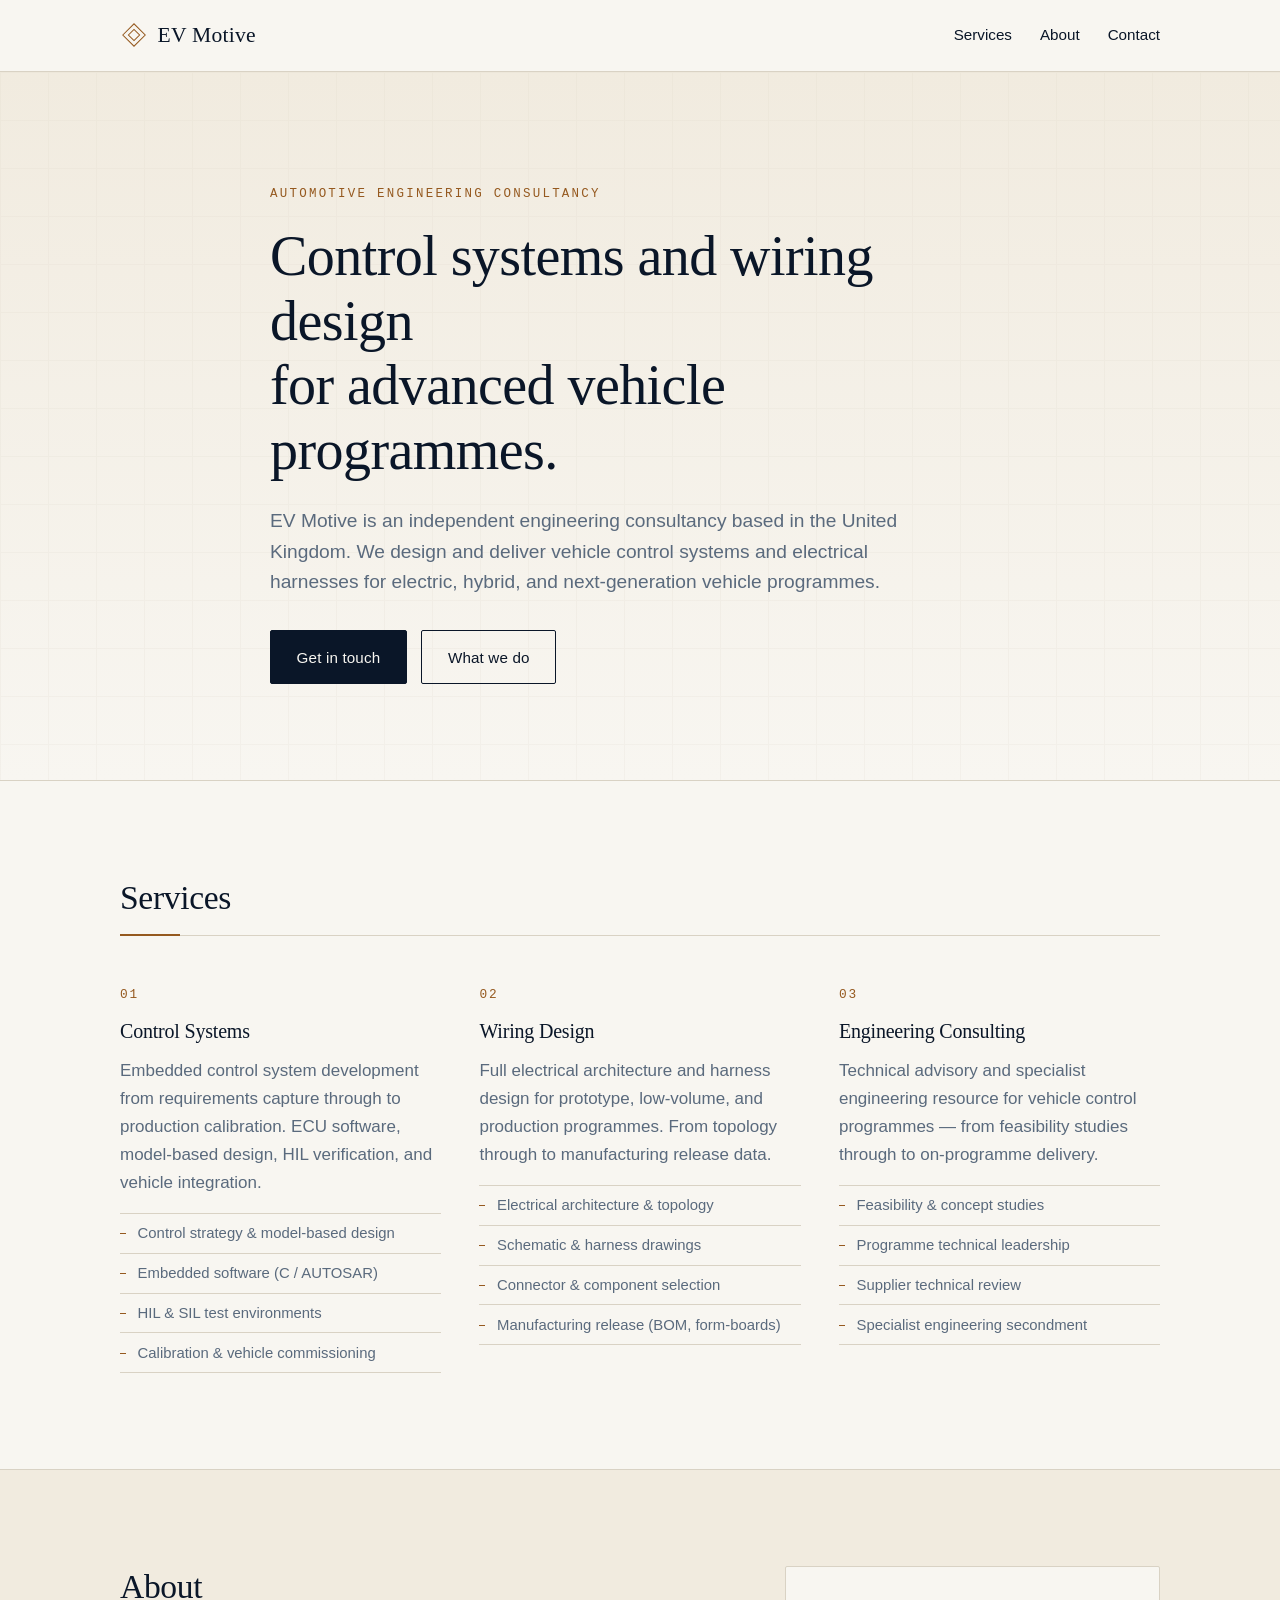
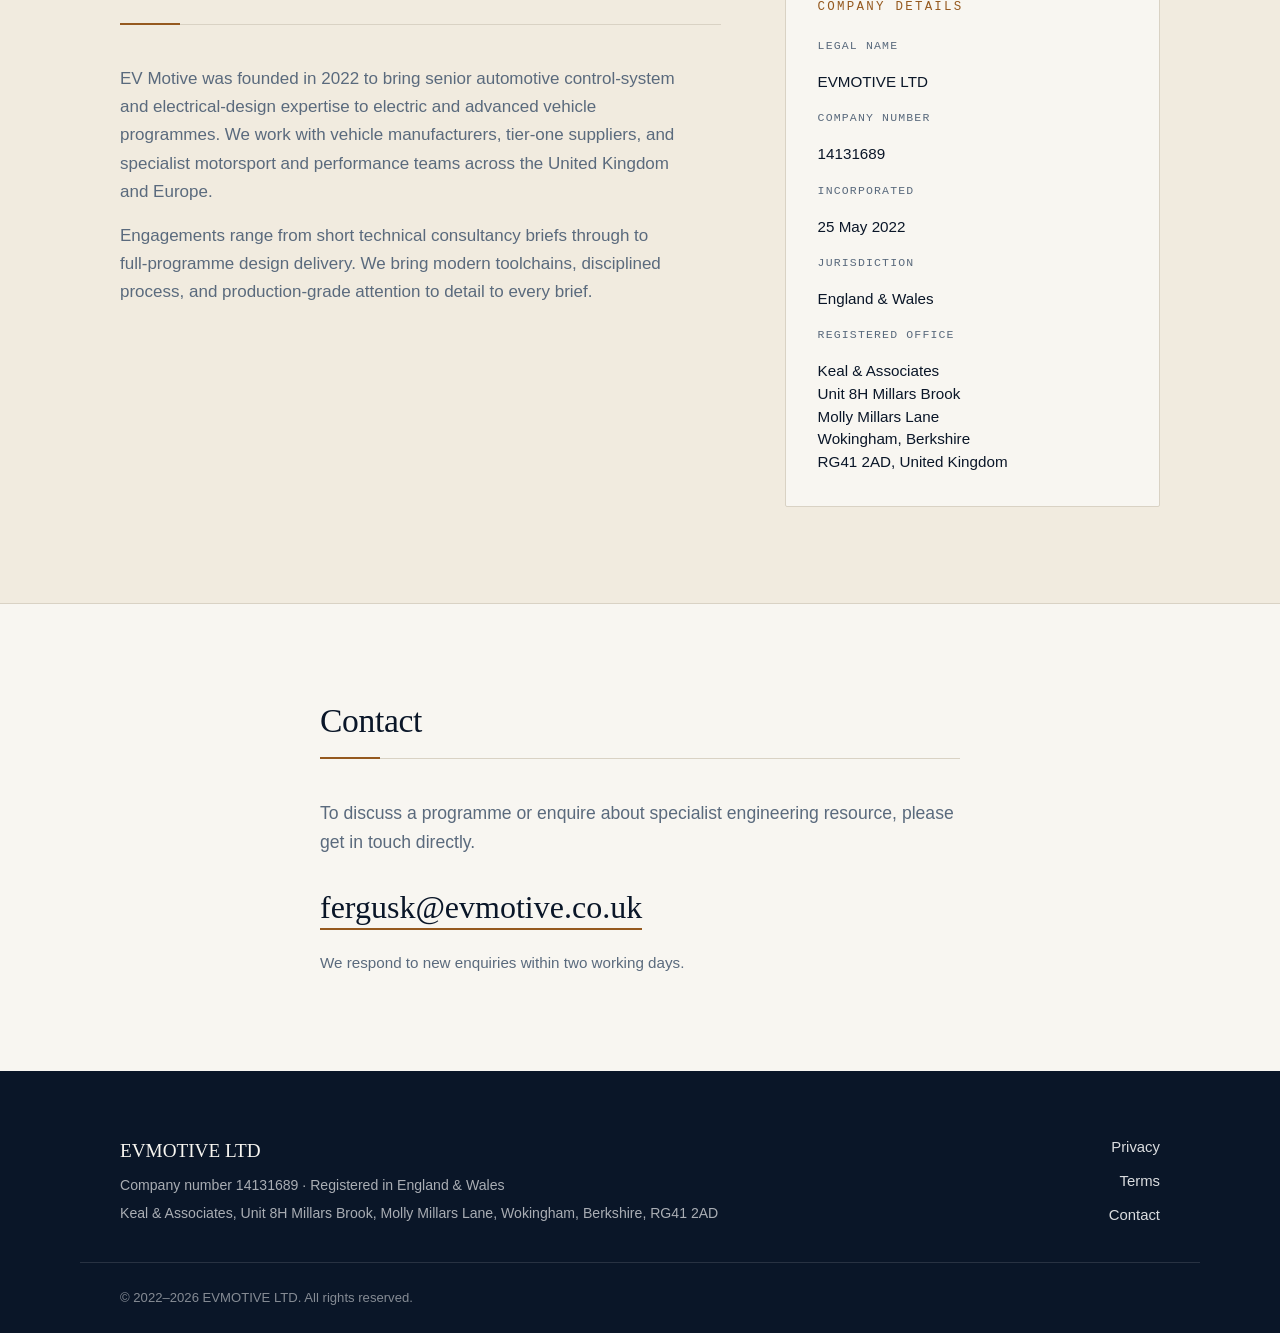
<file: index.html>
<!DOCTYPE html>
<html lang="en">
<head>
<meta charset="UTF-8">
<meta name="viewport" content="width=device-width, initial-scale=1.0">
<title>EV Motive — Automotive Control Systems &amp; Wiring Design</title>
<meta name="description" content="EV Motive is an independent automotive engineering consultancy specialising in vehicle control systems and wiring harness design for electric and advanced vehicle programmes.">
<meta name="author" content="EVMOTIVE LTD">
<meta property="og:title" content="EV Motive — Automotive Control Systems &amp; Wiring Design">
<meta property="og:description" content="Engineering services for electric and advanced vehicle programmes. Control systems, embedded software, and wiring harness design.">
<meta property="og:type" content="website">
<meta property="og:url" content="https://evmotive.co.uk/">
<meta name="theme-color" content="#0a1628">
<link rel="canonical" href="https://evmotive.co.uk/">
<link rel="icon" type="image/svg+xml" href="/favicon.svg">
<link rel="stylesheet" href="/styles.css">
</head>
<body>

<header class="site-header">
  <div class="container header-inner">
    <a class="wordmark" href="/" aria-label="EV Motive home">
      <svg class="mark" width="28" height="28" viewBox="0 0 40 40" aria-hidden="true">
        <path d="M4 20 L20 4 L36 20 L20 36 Z" fill="none" stroke="currentColor" stroke-width="1.5"/>
        <path d="M12 20 L20 12 L28 20 L20 28 Z" fill="none" stroke="currentColor" stroke-width="1.5"/>
      </svg>
      <span class="wordmark-text">EV Motive</span>
    </a>
    <nav aria-label="Primary" class="site-nav">
      <a href="#services">Services</a>
      <a href="#about">About</a>
      <a href="#contact">Contact</a>
    </nav>
  </div>
</header>

<main>

<section class="hero">
  <div class="container hero-inner">
    <p class="eyebrow">Automotive engineering consultancy</p>
    <h1>Control systems and wiring design<br>for advanced vehicle programmes.</h1>
    <p class="lede">EV Motive is an independent engineering consultancy based in the United Kingdom. We design and deliver vehicle control systems and electrical harnesses for electric, hybrid, and next&#8209;generation vehicle programmes.</p>
    <div class="cta-row">
      <a class="btn btn-primary" href="#contact">Get in touch</a>
      <a class="btn btn-ghost" href="#services">What we do</a>
    </div>
  </div>
</section>

<section id="services" class="services">
  <div class="container">
    <h2 class="section-title">Services</h2>
    <div class="service-grid">

      <article class="service">
        <div class="service-num">01</div>
        <h3>Control Systems</h3>
        <p>Embedded control system development from requirements capture through to production calibration. ECU software, model&#8209;based design, HIL verification, and vehicle integration.</p>
        <ul class="service-list">
          <li>Control strategy &amp; model&#8209;based design</li>
          <li>Embedded software (C / AUTOSAR)</li>
          <li>HIL &amp; SIL test environments</li>
          <li>Calibration &amp; vehicle commissioning</li>
        </ul>
      </article>

      <article class="service">
        <div class="service-num">02</div>
        <h3>Wiring Design</h3>
        <p>Full electrical architecture and harness design for prototype, low&#8209;volume, and production programmes. From topology through to manufacturing release data.</p>
        <ul class="service-list">
          <li>Electrical architecture &amp; topology</li>
          <li>Schematic &amp; harness drawings</li>
          <li>Connector &amp; component selection</li>
          <li>Manufacturing release (BOM, form&#8209;boards)</li>
        </ul>
      </article>

      <article class="service">
        <div class="service-num">03</div>
        <h3>Engineering Consulting</h3>
        <p>Technical advisory and specialist engineering resource for vehicle control programmes — from feasibility studies through to on&#8209;programme delivery.</p>
        <ul class="service-list">
          <li>Feasibility &amp; concept studies</li>
          <li>Programme technical leadership</li>
          <li>Supplier technical review</li>
          <li>Specialist engineering secondment</li>
        </ul>
      </article>

    </div>
  </div>
</section>

<section id="about" class="about">
  <div class="container about-inner">
    <div>
      <h2 class="section-title">About</h2>
      <p>EV Motive was founded in 2022 to bring senior automotive control&#8209;system and electrical&#8209;design expertise to electric and advanced vehicle programmes. We work with vehicle manufacturers, tier&#8209;one suppliers, and specialist motorsport and performance teams across the United Kingdom and Europe.</p>
      <p>Engagements range from short technical consultancy briefs through to full&#8209;programme design delivery. We bring modern toolchains, disciplined process, and production&#8209;grade attention to detail to every brief.</p>
    </div>
    <aside class="company-details" aria-label="Company details">
      <h3>Company details</h3>
      <dl>
        <dt>Legal name</dt><dd>EVMOTIVE LTD</dd>
        <dt>Company number</dt><dd>14131689</dd>
        <dt>Incorporated</dt><dd>25 May 2022</dd>
        <dt>Jurisdiction</dt><dd>England &amp; Wales</dd>
        <dt>Registered office</dt>
        <dd>Keal &amp; Associates<br>Unit 8H Millars Brook<br>Molly Millars Lane<br>Wokingham, Berkshire<br>RG41 2AD, United Kingdom</dd>
      </dl>
    </aside>
  </div>
</section>

<section id="contact" class="contact">
  <div class="container contact-inner">
    <h2 class="section-title">Contact</h2>
    <p class="contact-lead">To discuss a programme or enquire about specialist engineering resource, please get in touch directly.</p>
    <p class="contact-email">
      <a href="mailto:fergusk@evmotive.co.uk">fergusk@evmotive.co.uk</a>
    </p>
    <p class="contact-note">We respond to new enquiries within two working days.</p>
  </div>
</section>

</main>

<footer class="site-footer">
  <div class="container footer-inner">
    <div class="footer-left">
      <p class="footer-brand">EVMOTIVE LTD</p>
      <p class="footer-meta">Company number 14131689 · Registered in England &amp; Wales</p>
      <p class="footer-meta">Keal &amp; Associates, Unit 8H Millars Brook, Molly Millars Lane, Wokingham, Berkshire, RG41 2AD</p>
    </div>
    <nav class="footer-nav" aria-label="Footer">
      <a href="/privacy.html">Privacy</a>
      <a href="/terms.html">Terms</a>
      <a href="mailto:fergusk@evmotive.co.uk">Contact</a>
    </nav>
  </div>
  <div class="container footer-bottom">
    <p>&copy; 2022&ndash;<span id="year">2026</span> EVMOTIVE LTD. All rights reserved.</p>
  </div>
</footer>

<script>document.getElementById('year').textContent=new Date().getFullYear();</script>
</body>
</html>
</file>
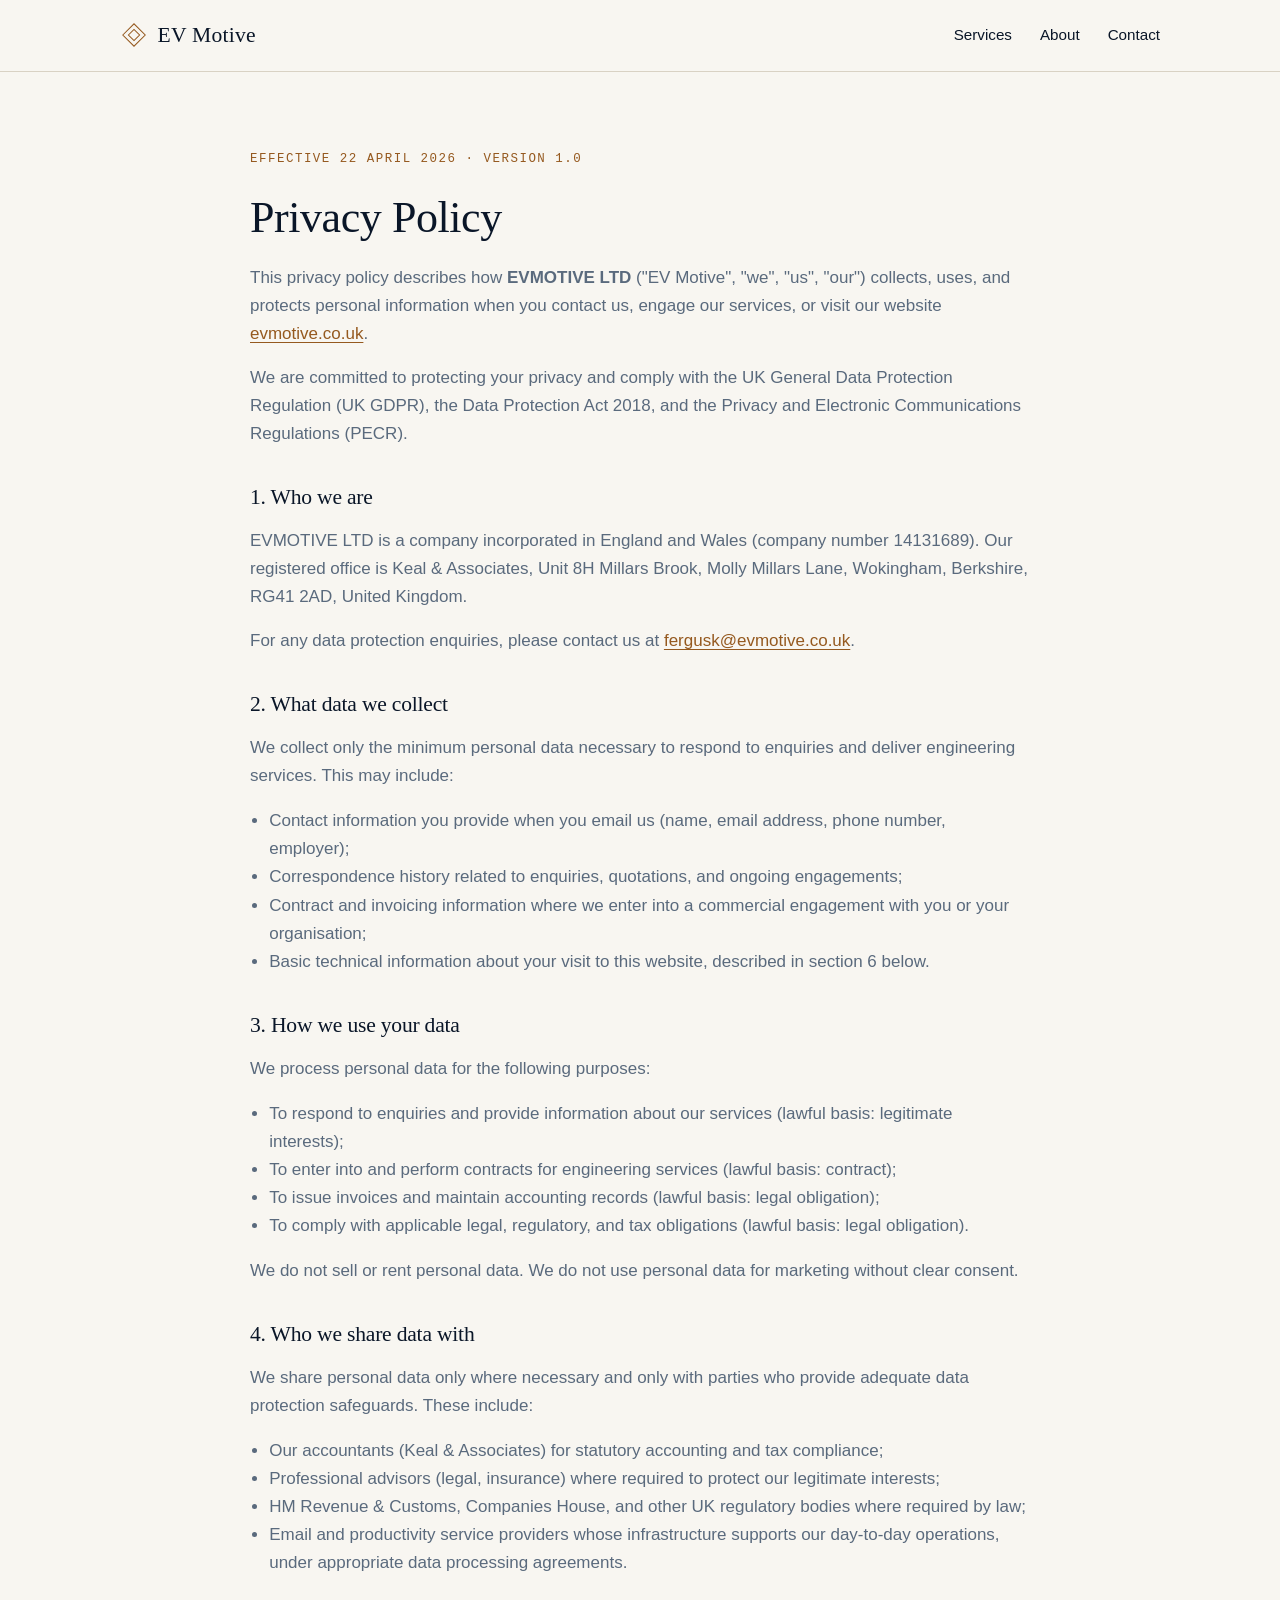
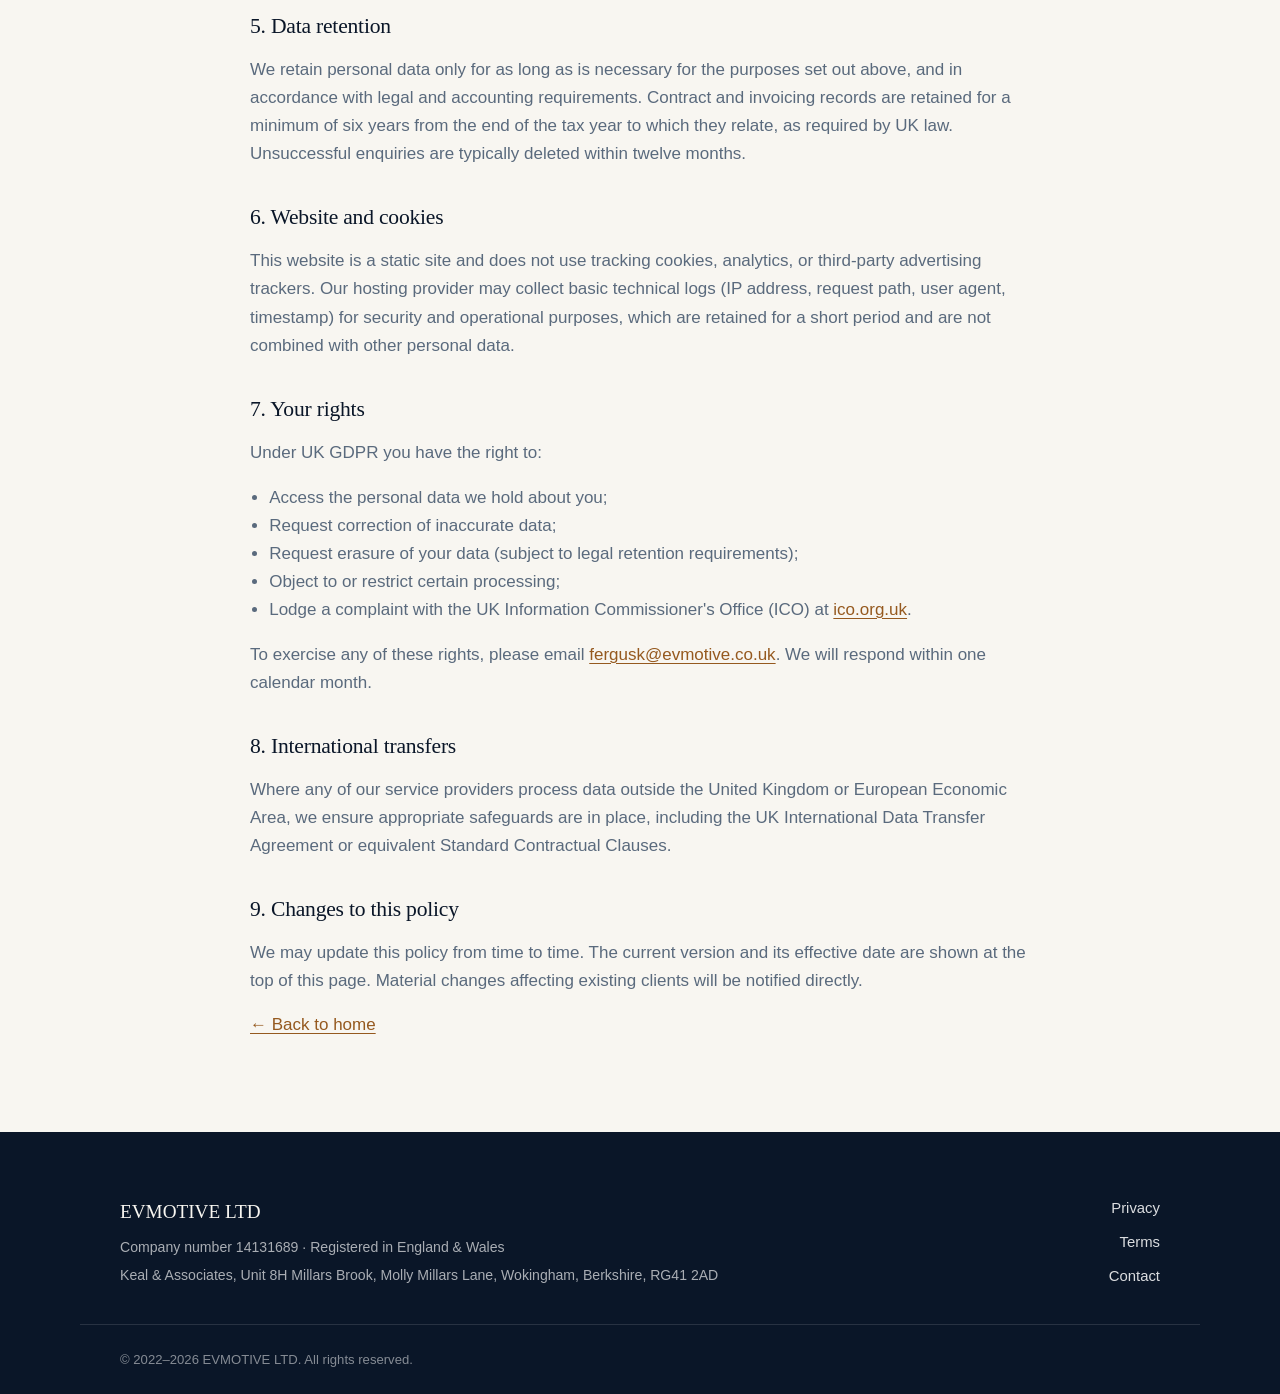
<file: privacy.html>
<!DOCTYPE html>
<html lang="en">
<head>
<meta charset="UTF-8">
<meta name="viewport" content="width=device-width, initial-scale=1.0">
<title>Privacy Policy — EV Motive</title>
<meta name="description" content="Privacy policy for EVMOTIVE LTD — how we handle personal data under UK GDPR.">
<meta name="robots" content="index,follow">
<link rel="canonical" href="https://evmotive.co.uk/privacy.html">
<link rel="icon" type="image/svg+xml" href="/favicon.svg">
<link rel="stylesheet" href="/styles.css">
</head>
<body>

<header class="site-header">
  <div class="container header-inner">
    <a class="wordmark" href="/" aria-label="EV Motive home">
      <svg class="mark" width="28" height="28" viewBox="0 0 40 40" aria-hidden="true">
        <path d="M4 20 L20 4 L36 20 L20 36 Z" fill="none" stroke="currentColor" stroke-width="1.5"/>
        <path d="M12 20 L20 12 L28 20 L20 28 Z" fill="none" stroke="currentColor" stroke-width="1.5"/>
      </svg>
      <span class="wordmark-text">EV Motive</span>
    </a>
    <nav aria-label="Primary" class="site-nav">
      <a href="/#services">Services</a>
      <a href="/#about">About</a>
      <a href="/#contact">Contact</a>
    </nav>
  </div>
</header>

<main class="container">
<article class="legal">
  <p class="legal-meta">Effective 22 April 2026 · Version 1.0</p>
  <h1>Privacy Policy</h1>

  <p>This privacy policy describes how <strong>EVMOTIVE LTD</strong> ("EV Motive", "we", "us", "our") collects, uses, and protects personal information when you contact us, engage our services, or visit our website <a href="https://evmotive.co.uk/">evmotive.co.uk</a>.</p>
  <p>We are committed to protecting your privacy and comply with the UK General Data Protection Regulation (UK GDPR), the Data Protection Act 2018, and the Privacy and Electronic Communications Regulations (PECR).</p>

  <h2>1. Who we are</h2>
  <p>EVMOTIVE LTD is a company incorporated in England and Wales (company number 14131689). Our registered office is Keal &amp; Associates, Unit 8H Millars Brook, Molly Millars Lane, Wokingham, Berkshire, RG41 2AD, United Kingdom.</p>
  <p>For any data protection enquiries, please contact us at <a href="mailto:fergusk@evmotive.co.uk">fergusk@evmotive.co.uk</a>.</p>

  <h2>2. What data we collect</h2>
  <p>We collect only the minimum personal data necessary to respond to enquiries and deliver engineering services. This may include:</p>
  <ul>
    <li>Contact information you provide when you email us (name, email address, phone number, employer);</li>
    <li>Correspondence history related to enquiries, quotations, and ongoing engagements;</li>
    <li>Contract and invoicing information where we enter into a commercial engagement with you or your organisation;</li>
    <li>Basic technical information about your visit to this website, described in section 6 below.</li>
  </ul>

  <h2>3. How we use your data</h2>
  <p>We process personal data for the following purposes:</p>
  <ul>
    <li>To respond to enquiries and provide information about our services (lawful basis: legitimate interests);</li>
    <li>To enter into and perform contracts for engineering services (lawful basis: contract);</li>
    <li>To issue invoices and maintain accounting records (lawful basis: legal obligation);</li>
    <li>To comply with applicable legal, regulatory, and tax obligations (lawful basis: legal obligation).</li>
  </ul>
  <p>We do not sell or rent personal data. We do not use personal data for marketing without clear consent.</p>

  <h2>4. Who we share data with</h2>
  <p>We share personal data only where necessary and only with parties who provide adequate data protection safeguards. These include:</p>
  <ul>
    <li>Our accountants (Keal &amp; Associates) for statutory accounting and tax compliance;</li>
    <li>Professional advisors (legal, insurance) where required to protect our legitimate interests;</li>
    <li>HM Revenue &amp; Customs, Companies House, and other UK regulatory bodies where required by law;</li>
    <li>Email and productivity service providers whose infrastructure supports our day&#8209;to&#8209;day operations, under appropriate data processing agreements.</li>
  </ul>

  <h2>5. Data retention</h2>
  <p>We retain personal data only for as long as is necessary for the purposes set out above, and in accordance with legal and accounting requirements. Contract and invoicing records are retained for a minimum of six years from the end of the tax year to which they relate, as required by UK law. Unsuccessful enquiries are typically deleted within twelve months.</p>

  <h2>6. Website and cookies</h2>
  <p>This website is a static site and does not use tracking cookies, analytics, or third&#8209;party advertising trackers. Our hosting provider may collect basic technical logs (IP address, request path, user agent, timestamp) for security and operational purposes, which are retained for a short period and are not combined with other personal data.</p>

  <h2>7. Your rights</h2>
  <p>Under UK GDPR you have the right to:</p>
  <ul>
    <li>Access the personal data we hold about you;</li>
    <li>Request correction of inaccurate data;</li>
    <li>Request erasure of your data (subject to legal retention requirements);</li>
    <li>Object to or restrict certain processing;</li>
    <li>Lodge a complaint with the UK Information Commissioner's Office (ICO) at <a href="https://ico.org.uk/">ico.org.uk</a>.</li>
  </ul>
  <p>To exercise any of these rights, please email <a href="mailto:fergusk@evmotive.co.uk">fergusk@evmotive.co.uk</a>. We will respond within one calendar month.</p>

  <h2>8. International transfers</h2>
  <p>Where any of our service providers process data outside the United Kingdom or European Economic Area, we ensure appropriate safeguards are in place, including the UK International Data Transfer Agreement or equivalent Standard Contractual Clauses.</p>

  <h2>9. Changes to this policy</h2>
  <p>We may update this policy from time to time. The current version and its effective date are shown at the top of this page. Material changes affecting existing clients will be notified directly.</p>

  <p><a href="/">&larr; Back to home</a></p>
</article>
</main>

<footer class="site-footer">
  <div class="container footer-inner">
    <div class="footer-left">
      <p class="footer-brand">EVMOTIVE LTD</p>
      <p class="footer-meta">Company number 14131689 · Registered in England &amp; Wales</p>
      <p class="footer-meta">Keal &amp; Associates, Unit 8H Millars Brook, Molly Millars Lane, Wokingham, Berkshire, RG41 2AD</p>
    </div>
    <nav class="footer-nav" aria-label="Footer">
      <a href="/privacy.html">Privacy</a>
      <a href="/terms.html">Terms</a>
      <a href="mailto:fergusk@evmotive.co.uk">Contact</a>
    </nav>
  </div>
  <div class="container footer-bottom">
    <p>&copy; 2022&ndash;<span id="year">2026</span> EVMOTIVE LTD. All rights reserved.</p>
  </div>
</footer>

<script>document.getElementById('year').textContent=new Date().getFullYear();</script>
</body>
</html>
</file>
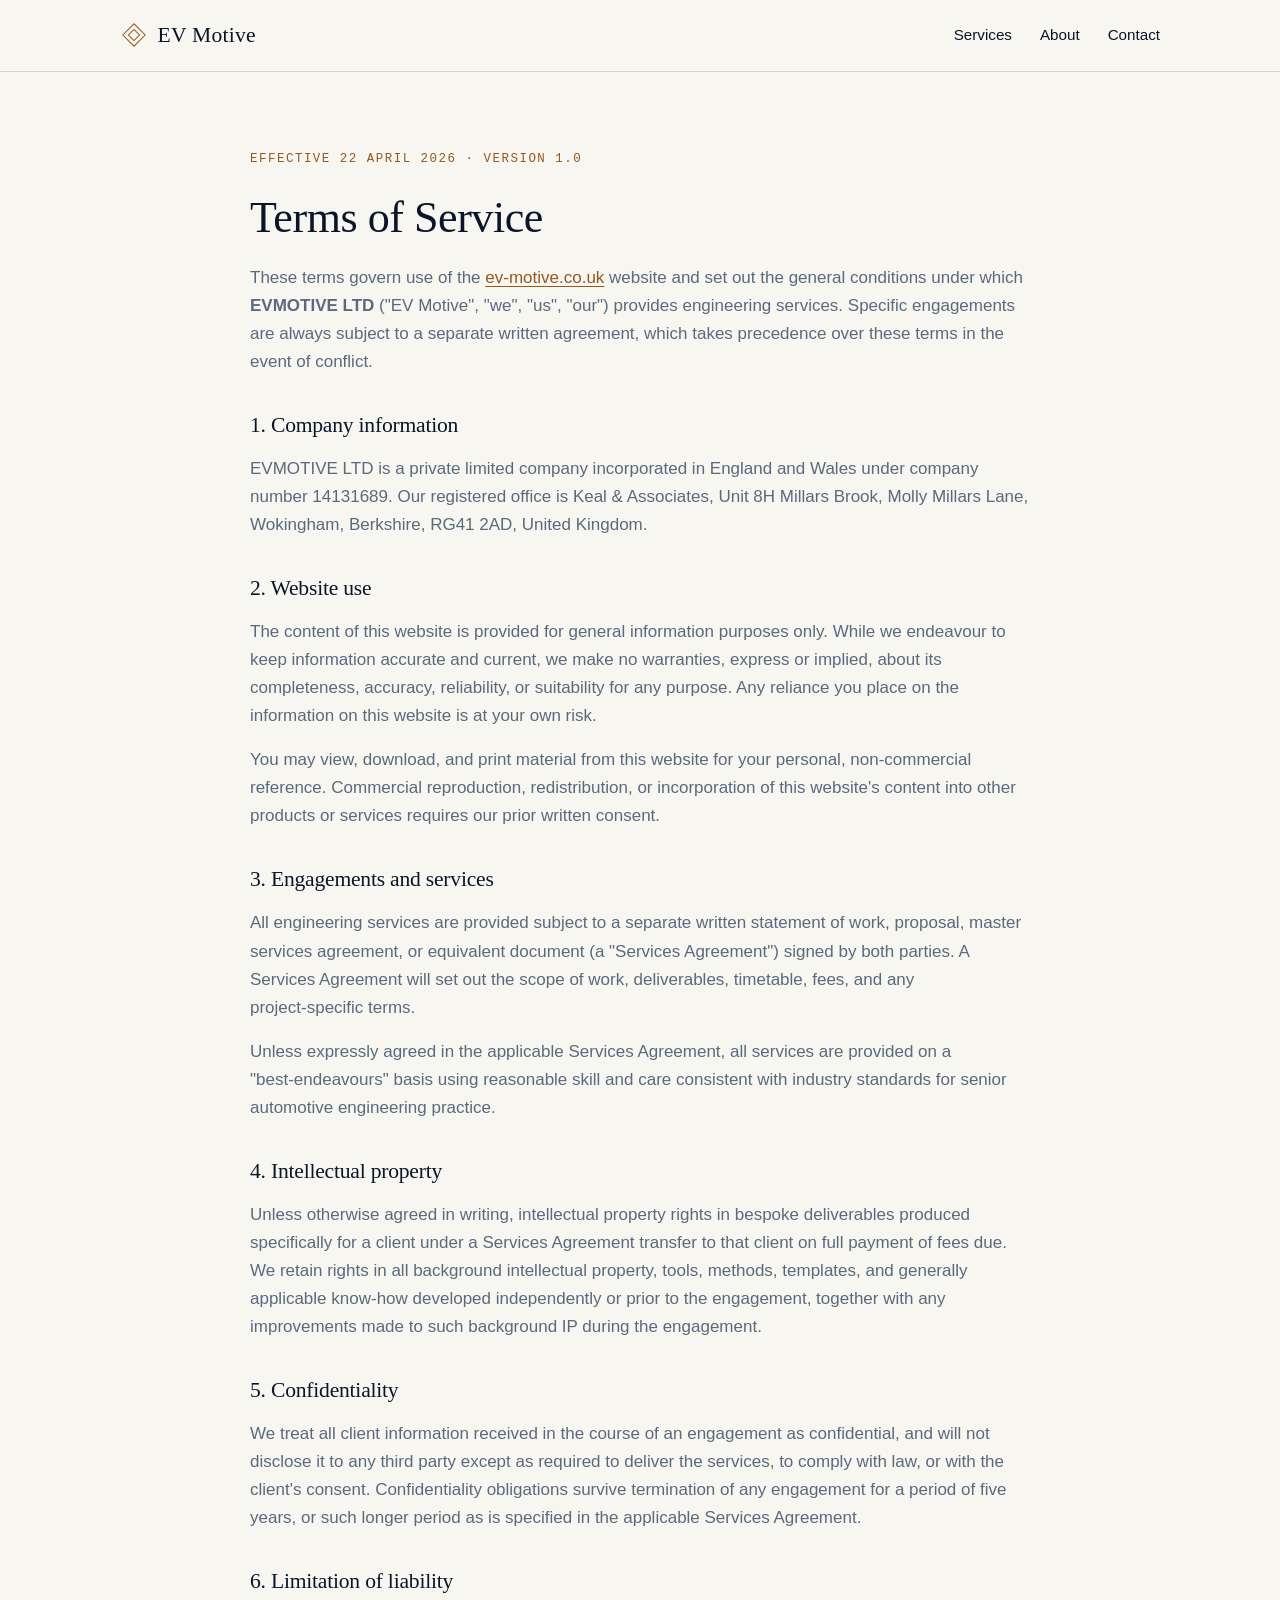
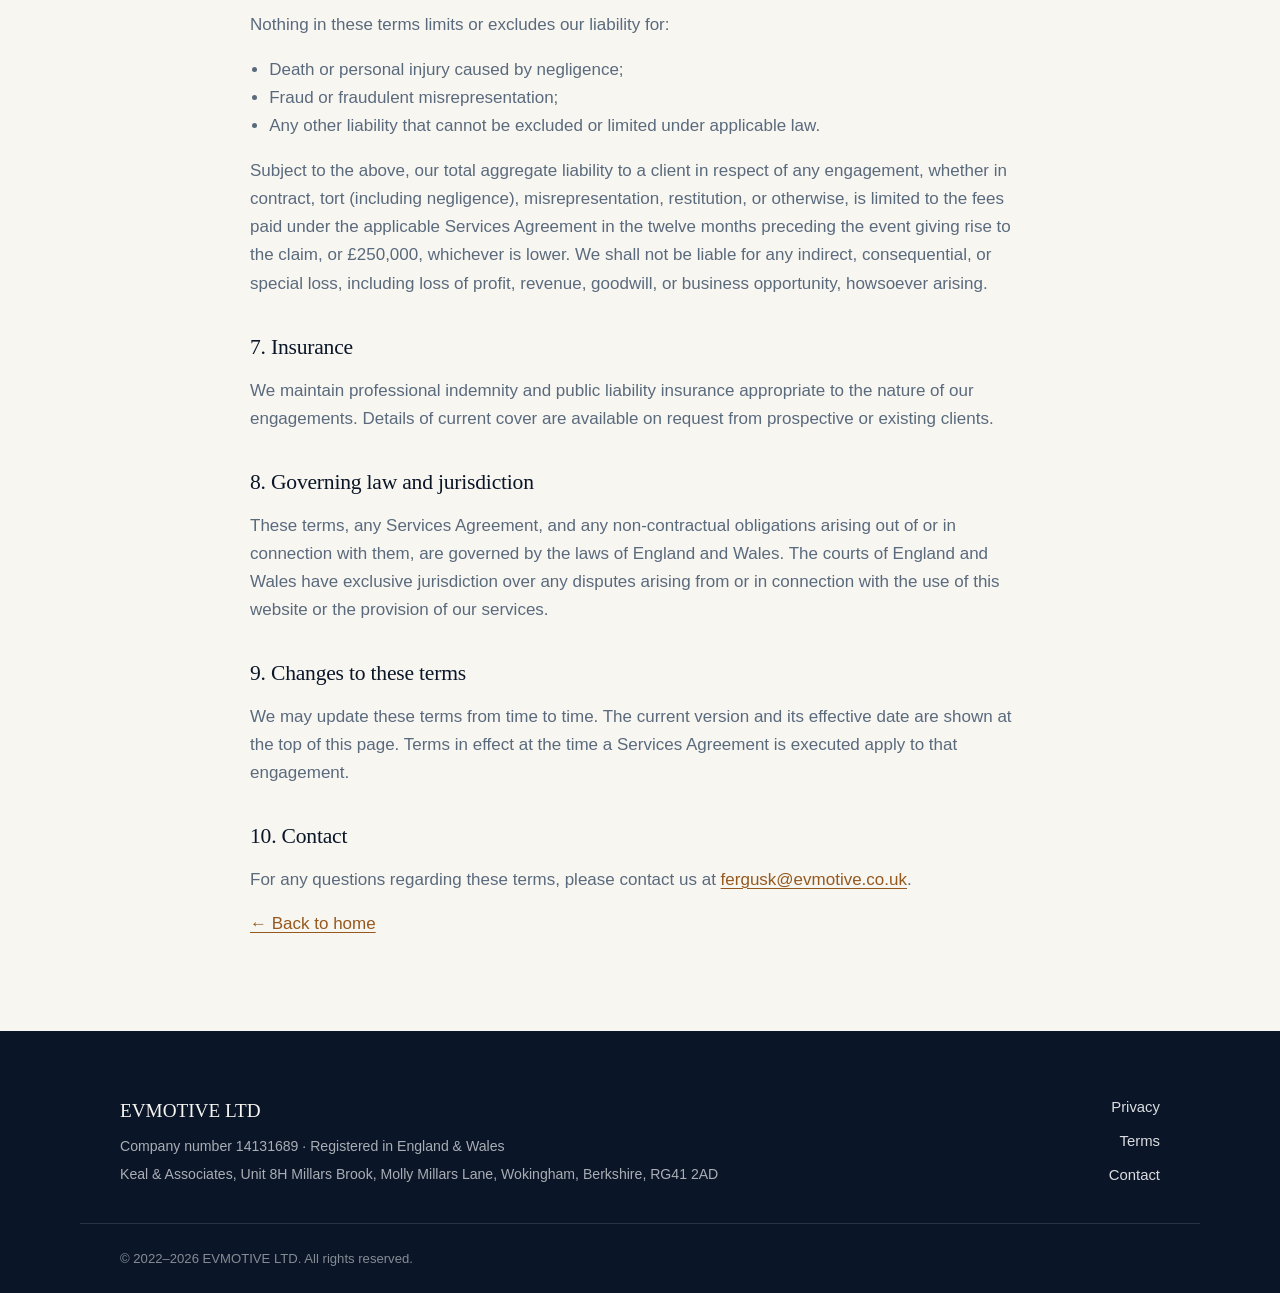
<file: terms.html>
<!DOCTYPE html>
<html lang="en">
<head>
<meta charset="UTF-8">
<meta name="viewport" content="width=device-width, initial-scale=1.0">
<title>Terms of Service — EV Motive</title>
<meta name="description" content="Terms of service and conditions of engagement for EVMOTIVE LTD.">
<meta name="robots" content="index,follow">
<link rel="canonical" href="https://evmotive.co.uk/terms.html">
<link rel="icon" type="image/svg+xml" href="/favicon.svg">
<link rel="stylesheet" href="/styles.css">
</head>
<body>

<header class="site-header">
  <div class="container header-inner">
    <a class="wordmark" href="/" aria-label="EV Motive home">
      <svg class="mark" width="28" height="28" viewBox="0 0 40 40" aria-hidden="true">
        <path d="M4 20 L20 4 L36 20 L20 36 Z" fill="none" stroke="currentColor" stroke-width="1.5"/>
        <path d="M12 20 L20 12 L28 20 L20 28 Z" fill="none" stroke="currentColor" stroke-width="1.5"/>
      </svg>
      <span class="wordmark-text">EV Motive</span>
    </a>
    <nav aria-label="Primary" class="site-nav">
      <a href="/#services">Services</a>
      <a href="/#about">About</a>
      <a href="/#contact">Contact</a>
    </nav>
  </div>
</header>

<main class="container">
<article class="legal">
  <p class="legal-meta">Effective 22 April 2026 · Version 1.0</p>
  <h1>Terms of Service</h1>

  <p>These terms govern use of the <a href="https://evmotive.co.uk/">ev&#8209;motive.co.uk</a> website and set out the general conditions under which <strong>EVMOTIVE LTD</strong> ("EV Motive", "we", "us", "our") provides engineering services. Specific engagements are always subject to a separate written agreement, which takes precedence over these terms in the event of conflict.</p>

  <h2>1. Company information</h2>
  <p>EVMOTIVE LTD is a private limited company incorporated in England and Wales under company number 14131689. Our registered office is Keal &amp; Associates, Unit 8H Millars Brook, Molly Millars Lane, Wokingham, Berkshire, RG41 2AD, United Kingdom.</p>

  <h2>2. Website use</h2>
  <p>The content of this website is provided for general information purposes only. While we endeavour to keep information accurate and current, we make no warranties, express or implied, about its completeness, accuracy, reliability, or suitability for any purpose. Any reliance you place on the information on this website is at your own risk.</p>
  <p>You may view, download, and print material from this website for your personal, non&#8209;commercial reference. Commercial reproduction, redistribution, or incorporation of this website's content into other products or services requires our prior written consent.</p>

  <h2>3. Engagements and services</h2>
  <p>All engineering services are provided subject to a separate written statement of work, proposal, master services agreement, or equivalent document (a "Services Agreement") signed by both parties. A Services Agreement will set out the scope of work, deliverables, timetable, fees, and any project&#8209;specific terms.</p>
  <p>Unless expressly agreed in the applicable Services Agreement, all services are provided on a "best&#8209;endeavours" basis using reasonable skill and care consistent with industry standards for senior automotive engineering practice.</p>

  <h2>4. Intellectual property</h2>
  <p>Unless otherwise agreed in writing, intellectual property rights in bespoke deliverables produced specifically for a client under a Services Agreement transfer to that client on full payment of fees due. We retain rights in all background intellectual property, tools, methods, templates, and generally applicable know&#8209;how developed independently or prior to the engagement, together with any improvements made to such background IP during the engagement.</p>

  <h2>5. Confidentiality</h2>
  <p>We treat all client information received in the course of an engagement as confidential, and will not disclose it to any third party except as required to deliver the services, to comply with law, or with the client's consent. Confidentiality obligations survive termination of any engagement for a period of five years, or such longer period as is specified in the applicable Services Agreement.</p>

  <h2>6. Limitation of liability</h2>
  <p>Nothing in these terms limits or excludes our liability for:</p>
  <ul>
    <li>Death or personal injury caused by negligence;</li>
    <li>Fraud or fraudulent misrepresentation;</li>
    <li>Any other liability that cannot be excluded or limited under applicable law.</li>
  </ul>
  <p>Subject to the above, our total aggregate liability to a client in respect of any engagement, whether in contract, tort (including negligence), misrepresentation, restitution, or otherwise, is limited to the fees paid under the applicable Services Agreement in the twelve months preceding the event giving rise to the claim, or £250,000, whichever is lower. We shall not be liable for any indirect, consequential, or special loss, including loss of profit, revenue, goodwill, or business opportunity, howsoever arising.</p>

  <h2>7. Insurance</h2>
  <p>We maintain professional indemnity and public liability insurance appropriate to the nature of our engagements. Details of current cover are available on request from prospective or existing clients.</p>

  <h2>8. Governing law and jurisdiction</h2>
  <p>These terms, any Services Agreement, and any non&#8209;contractual obligations arising out of or in connection with them, are governed by the laws of England and Wales. The courts of England and Wales have exclusive jurisdiction over any disputes arising from or in connection with the use of this website or the provision of our services.</p>

  <h2>9. Changes to these terms</h2>
  <p>We may update these terms from time to time. The current version and its effective date are shown at the top of this page. Terms in effect at the time a Services Agreement is executed apply to that engagement.</p>

  <h2>10. Contact</h2>
  <p>For any questions regarding these terms, please contact us at <a href="mailto:fergusk@evmotive.co.uk">fergusk@evmotive.co.uk</a>.</p>

  <p><a href="/">&larr; Back to home</a></p>
</article>
</main>

<footer class="site-footer">
  <div class="container footer-inner">
    <div class="footer-left">
      <p class="footer-brand">EVMOTIVE LTD</p>
      <p class="footer-meta">Company number 14131689 · Registered in England &amp; Wales</p>
      <p class="footer-meta">Keal &amp; Associates, Unit 8H Millars Brook, Molly Millars Lane, Wokingham, Berkshire, RG41 2AD</p>
    </div>
    <nav class="footer-nav" aria-label="Footer">
      <a href="/privacy.html">Privacy</a>
      <a href="/terms.html">Terms</a>
      <a href="mailto:fergusk@evmotive.co.uk">Contact</a>
    </nav>
  </div>
  <div class="container footer-bottom">
    <p>&copy; 2022&ndash;<span id="year">2026</span> EVMOTIVE LTD. All rights reserved.</p>
  </div>
</footer>

<script>document.getElementById('year').textContent=new Date().getFullYear();</script>
</body>
</html>
</file>
<file: styles.css>
/* EV Motive — styles.css
   Hand-crafted corporate stylesheet. No external dependencies. */

:root {
  --navy: #0a1628;
  --navy-soft: #122138;
  --ink: #0a1628;
  --muted: #5a6a7d;
  --line: #d9d2c4;
  --paper: #f8f6f1;
  --paper-warm: #f1ebdf;
  --copper: #b8763a;
  --copper-dark: #95591f;
  --maxw: 1120px;
  --pad: clamp(1.25rem, 4vw, 2.5rem);
  --radius: 2px;
  --font-serif: "Iowan Old Style", "Palatino Linotype", Palatino, "URW Palladio L", Georgia, "Times New Roman", serif;
  --font-sans: -apple-system, BlinkMacSystemFont, "Segoe UI", Roboto, "Helvetica Neue", Arial, sans-serif;
  --font-mono: "SF Mono", Menlo, Consolas, "Courier New", monospace;
}

*, *::before, *::after { box-sizing: border-box; }

html { scroll-behavior: smooth; -webkit-text-size-adjust: 100%; }

body {
  margin: 0;
  background: var(--paper);
  color: var(--ink);
  font-family: var(--font-sans);
  font-size: 17px;
  line-height: 1.65;
  -webkit-font-smoothing: antialiased;
  -moz-osx-font-smoothing: grayscale;
}

a { color: var(--copper-dark); text-decoration: underline; text-underline-offset: 3px; text-decoration-thickness: 1px; transition: color 120ms ease; }
a:hover { color: var(--copper); }

h1, h2, h3 { font-family: var(--font-serif); font-weight: 500; letter-spacing: -0.01em; color: var(--ink); }
h1 { font-size: clamp(2.25rem, 5vw, 3.5rem); line-height: 1.15; margin: 0 0 1.25rem; }
h2 { font-size: clamp(1.6rem, 3.2vw, 2.1rem); line-height: 1.25; margin: 0 0 1rem; }
h3 { font-size: 1.25rem; line-height: 1.35; margin: 0 0 0.75rem; }

p { margin: 0 0 1rem; }

.container {
  max-width: var(--maxw);
  margin: 0 auto;
  padding-left: var(--pad);
  padding-right: var(--pad);
}

/* ---------- Header ---------- */

.site-header {
  position: sticky;
  top: 0;
  z-index: 50;
  background: var(--paper);
  border-bottom: 1px solid var(--line);
  backdrop-filter: saturate(180%) blur(8px);
}

.header-inner {
  display: flex;
  align-items: center;
  justify-content: space-between;
  padding-top: 1.1rem;
  padding-bottom: 1.1rem;
  gap: 1.5rem;
}

.wordmark {
  display: inline-flex;
  align-items: center;
  gap: 0.6rem;
  text-decoration: none;
  color: var(--ink);
  font-family: var(--font-serif);
  font-size: 1.35rem;
  letter-spacing: 0.01em;
}

.wordmark:hover { color: var(--copper-dark); }
.wordmark .mark { color: var(--copper-dark); flex: 0 0 auto; }

.site-nav { display: flex; gap: 1.75rem; }
.site-nav a {
  color: var(--ink);
  text-decoration: none;
  font-size: 0.95rem;
  padding: 0.3rem 0;
  border-bottom: 1px solid transparent;
}
.site-nav a:hover { border-bottom-color: var(--copper-dark); color: var(--copper-dark); }

@media (max-width: 540px) {
  .site-nav { gap: 1rem; }
  .site-nav a { font-size: 0.85rem; }
}

/* ---------- Hero ---------- */

.hero {
  padding: clamp(4rem, 9vw, 7rem) 0 clamp(3.5rem, 8vw, 6rem);
  background:
    linear-gradient(180deg, var(--paper-warm) 0%, var(--paper) 100%);
  border-bottom: 1px solid var(--line);
  position: relative;
  overflow: hidden;
}

.hero::before {
  /* subtle schematic line pattern — low-key, doesn't compete */
  content: "";
  position: absolute; inset: 0;
  background-image:
    linear-gradient(var(--line) 1px, transparent 1px),
    linear-gradient(90deg, var(--line) 1px, transparent 1px);
  background-size: 48px 48px;
  opacity: 0.15;
  pointer-events: none;
}

.hero-inner { position: relative; max-width: 820px; }

.eyebrow {
  font-family: var(--font-mono);
  font-size: 0.78rem;
  letter-spacing: 0.18em;
  text-transform: uppercase;
  color: var(--copper-dark);
  margin: 0 0 1.25rem;
}

.lede {
  font-size: clamp(1.05rem, 1.5vw, 1.2rem);
  line-height: 1.6;
  color: var(--muted);
  max-width: 640px;
  margin-top: 1.5rem;
  margin-bottom: 2rem;
}

.cta-row { display: flex; gap: 0.9rem; flex-wrap: wrap; }

.btn {
  display: inline-block;
  padding: 0.85rem 1.6rem;
  font-size: 0.95rem;
  font-weight: 500;
  letter-spacing: 0.01em;
  text-decoration: none;
  border-radius: var(--radius);
  border: 1px solid transparent;
  transition: background-color 120ms ease, color 120ms ease, border-color 120ms ease;
  cursor: pointer;
}

.btn-primary {
  background: var(--navy);
  color: var(--paper);
  border-color: var(--navy);
}
.btn-primary:hover { background: var(--navy-soft); color: var(--paper); }

.btn-ghost {
  background: transparent;
  color: var(--ink);
  border-color: var(--ink);
}
.btn-ghost:hover { background: var(--ink); color: var(--paper); }

/* ---------- Services ---------- */

.services { padding: clamp(4rem, 8vw, 6rem) 0; }

.section-title {
  font-size: clamp(1.6rem, 3.2vw, 2.1rem);
  margin: 0 0 2.5rem;
  padding-bottom: 1rem;
  border-bottom: 1px solid var(--line);
  position: relative;
}
.section-title::after {
  content: "";
  position: absolute;
  left: 0; bottom: -1px;
  width: 60px; height: 2px;
  background: var(--copper-dark);
}

.service-grid {
  display: grid;
  grid-template-columns: repeat(auto-fit, minmax(280px, 1fr));
  gap: clamp(1.5rem, 3vw, 2.5rem);
}

.service { position: relative; padding-top: 0.5rem; }
.service-num {
  font-family: var(--font-mono);
  font-size: 0.8rem;
  color: var(--copper-dark);
  letter-spacing: 0.15em;
  margin-bottom: 0.75rem;
}
.service h3 { color: var(--ink); }
.service p { color: var(--muted); }

.service-list {
  list-style: none;
  padding: 0;
  margin: 1rem 0 0;
  font-size: 0.93rem;
  color: var(--muted);
}
.service-list li {
  padding: 0.45rem 0 0.45rem 1.1rem;
  border-top: 1px solid var(--line);
  position: relative;
}
.service-list li::before {
  content: "";
  position: absolute;
  left: 0;
  top: 50%;
  width: 6px; height: 1px;
  background: var(--copper-dark);
}
.service-list li:last-child { border-bottom: 1px solid var(--line); }

/* ---------- About ---------- */

.about {
  padding: clamp(4rem, 8vw, 6rem) 0;
  background: var(--paper-warm);
  border-top: 1px solid var(--line);
  border-bottom: 1px solid var(--line);
}

.about-inner {
  display: grid;
  grid-template-columns: 1.6fr 1fr;
  gap: clamp(2rem, 5vw, 4rem);
  align-items: start;
}

.about-inner p { color: var(--muted); max-width: 60ch; }

.company-details {
  background: var(--paper);
  border: 1px solid var(--line);
  padding: clamp(1.5rem, 2.5vw, 2rem);
  border-radius: var(--radius);
}
.company-details h3 {
  font-family: var(--font-mono);
  font-size: 0.78rem;
  letter-spacing: 0.18em;
  text-transform: uppercase;
  color: var(--copper-dark);
  margin: 0 0 1.25rem;
}
.company-details dl { margin: 0; display: grid; grid-template-columns: 1fr; gap: 0.9rem; }
.company-details dt {
  font-family: var(--font-mono);
  font-size: 0.72rem;
  text-transform: uppercase;
  letter-spacing: 0.1em;
  color: var(--muted);
  margin-bottom: 0.1rem;
}
.company-details dd { margin: 0; color: var(--ink); font-size: 0.95rem; line-height: 1.5; }

@media (max-width: 780px) {
  .about-inner { grid-template-columns: 1fr; }
}

/* ---------- Contact ---------- */

.contact { padding: clamp(4rem, 8vw, 6rem) 0; }
.contact-inner { max-width: 720px; }
.contact-lead { color: var(--muted); font-size: 1.1rem; }

.contact-email {
  font-family: var(--font-serif);
  font-size: clamp(1.5rem, 3vw, 2rem);
  margin: 1.5rem 0 1rem;
}
.contact-email a {
  color: var(--ink);
  text-decoration: none;
  border-bottom: 2px solid var(--copper-dark);
  padding-bottom: 0.2rem;
}
.contact-email a:hover { color: var(--copper-dark); }

.contact-note { color: var(--muted); font-size: 0.95rem; margin: 0; }

/* ---------- Footer ---------- */

.site-footer {
  background: var(--navy);
  color: var(--paper);
  padding: clamp(3rem, 5vw, 4rem) 0 1.5rem;
  margin-top: 0;
}

.footer-inner {
  display: grid;
  grid-template-columns: 1fr auto;
  gap: 2rem;
  align-items: start;
  padding-bottom: 2rem;
  border-bottom: 1px solid rgba(255,255,255,0.12);
}

.footer-brand {
  font-family: var(--font-serif);
  font-size: 1.2rem;
  margin: 0 0 0.5rem;
}

.footer-meta {
  color: rgba(255,255,255,0.65);
  font-size: 0.88rem;
  margin: 0 0 0.3rem;
}

.footer-nav {
  display: flex;
  flex-direction: column;
  gap: 0.6rem;
  text-align: right;
}
.footer-nav a {
  color: rgba(255,255,255,0.85);
  text-decoration: none;
  font-size: 0.93rem;
}
.footer-nav a:hover { color: var(--copper); }

.footer-bottom {
  padding-top: 1.5rem;
}
.footer-bottom p {
  color: rgba(255,255,255,0.5);
  font-size: 0.82rem;
  margin: 0;
}

@media (max-width: 640px) {
  .footer-inner { grid-template-columns: 1fr; }
  .footer-nav { flex-direction: row; text-align: left; gap: 1.25rem; }
}

/* ---------- Legal page layout ---------- */

.legal {
  padding: clamp(3rem, 6vw, 5rem) 0 clamp(3rem, 6vw, 5rem);
  max-width: 780px;
  margin: 0 auto;
}
.legal h1 { font-size: clamp(2rem, 4vw, 2.75rem); }
.legal h2 { font-size: 1.35rem; margin-top: 2.25rem; }
.legal p, .legal li { color: var(--muted); }
.legal ul { padding-left: 1.2rem; }
.legal .legal-meta {
  font-family: var(--font-mono);
  font-size: 0.78rem;
  letter-spacing: 0.12em;
  text-transform: uppercase;
  color: var(--copper-dark);
  margin-bottom: 1.5rem;
}

/* ---------- Utility ---------- */

:focus-visible {
  outline: 2px solid var(--copper-dark);
  outline-offset: 3px;
  border-radius: 2px;
}
</file>
